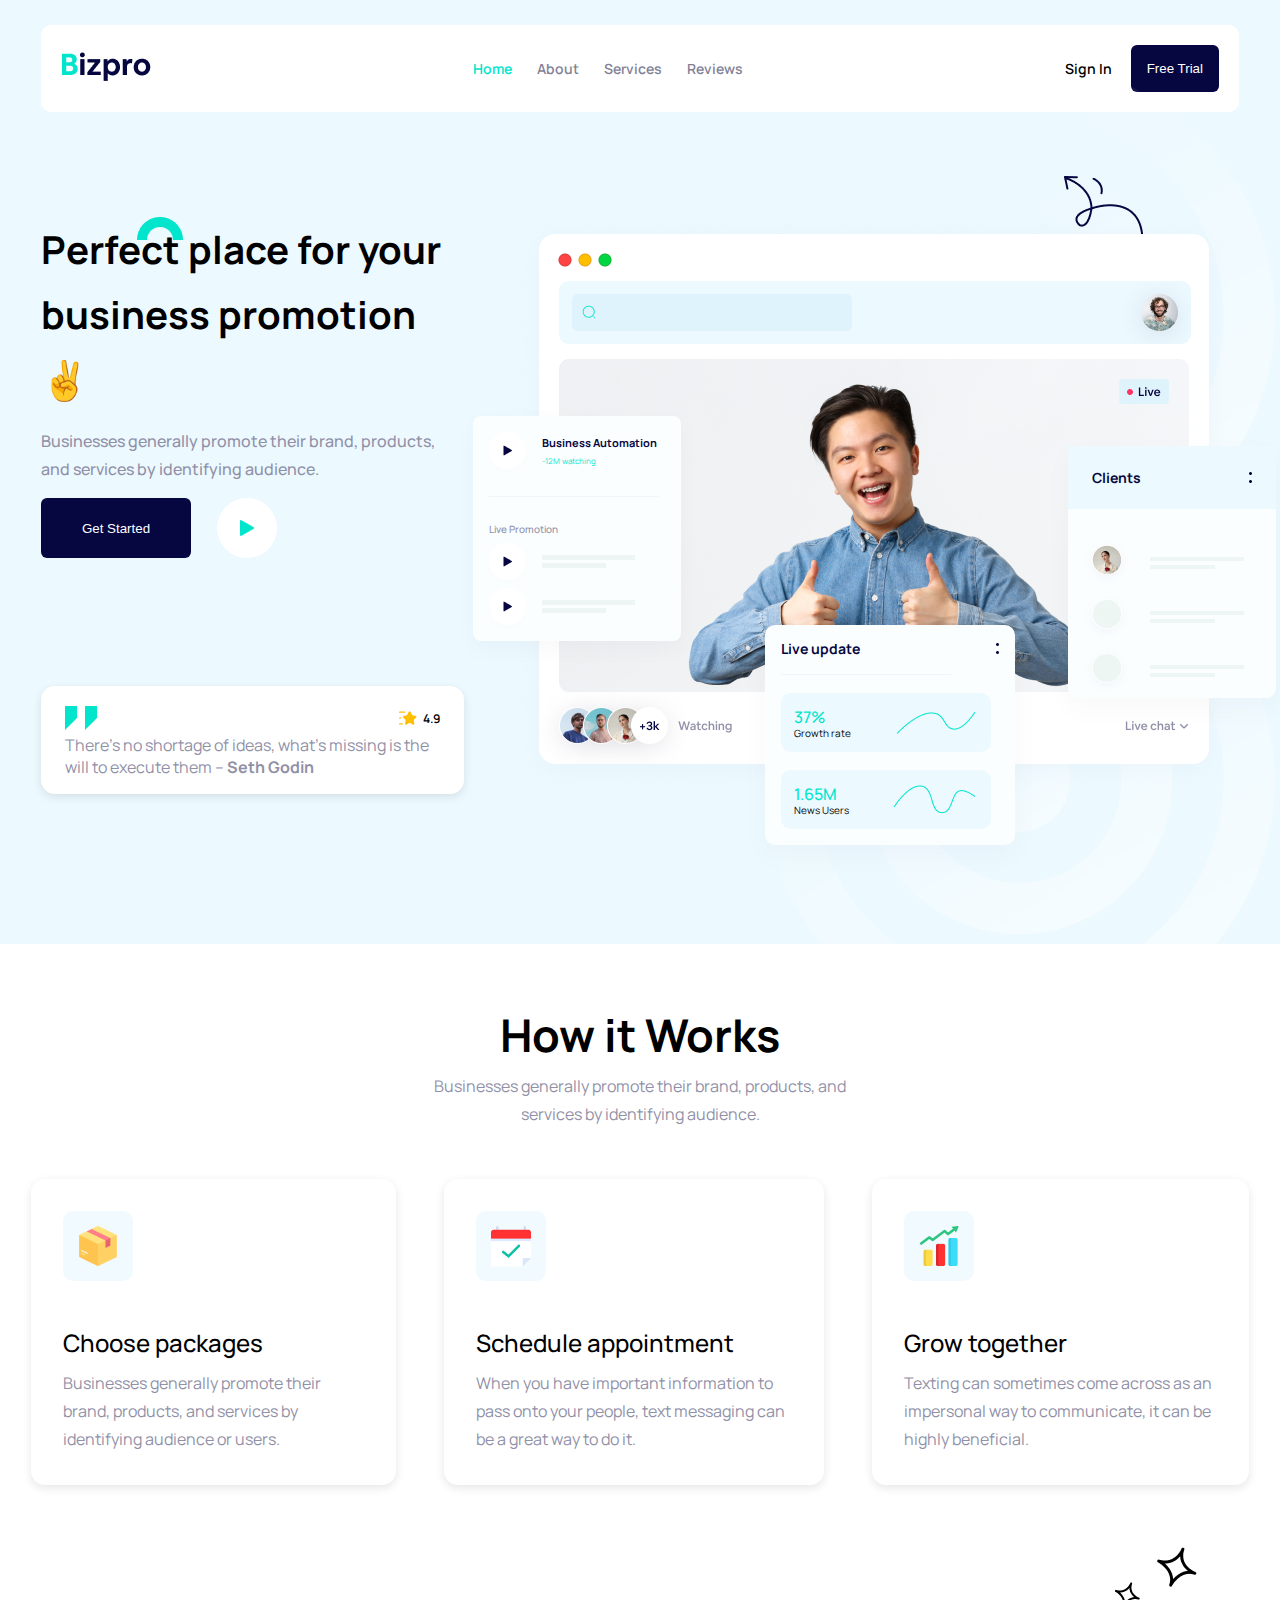
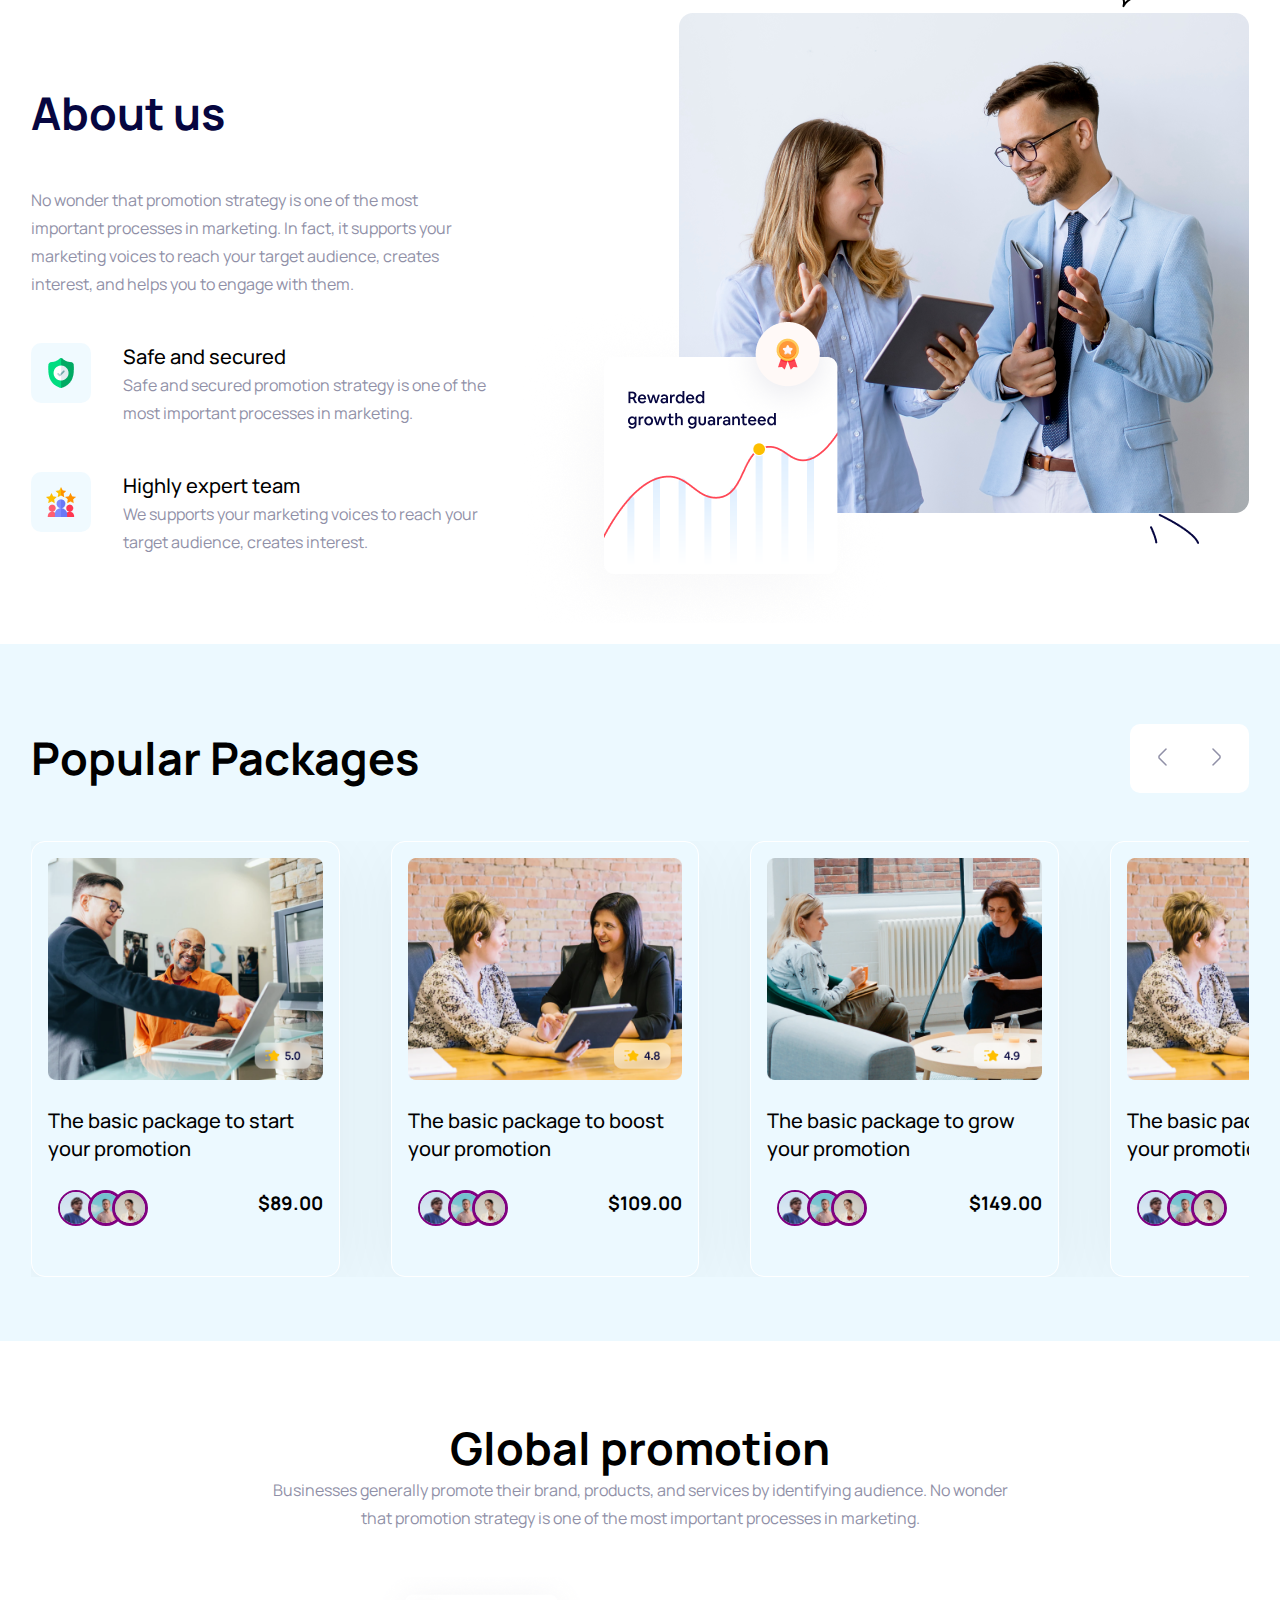
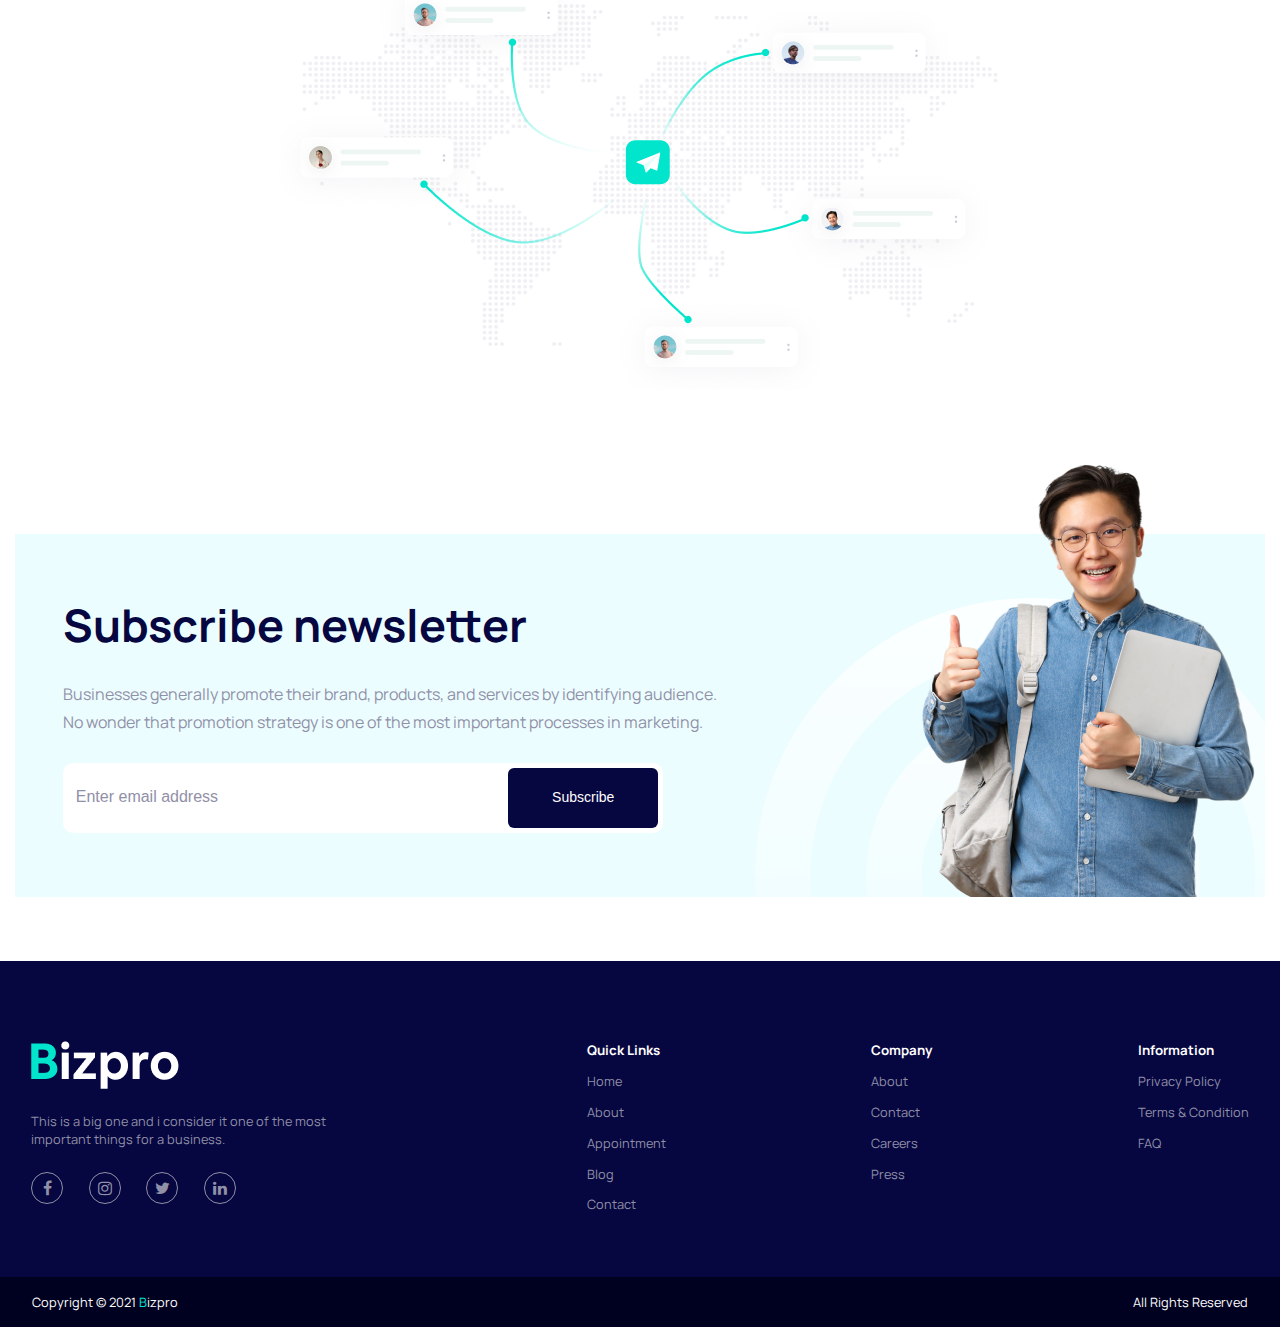
<file: index.html>
<!DOCTYPE html>
<html lang="en">

<head>
    <meta charset="UTF-8">
    <meta name="viewport" content="width=device-width, initial-scale=1.0">
    <title>Bizpro Landing Page</title>
    <link rel="preconnect" href="https://fonts.googleapis.com">
    <link rel="preconnect" href="https://fonts.gstatic.com" crossorigin>
    <link
        href="https://fonts.googleapis.com/css2?family=Manrope:wght@200..800&family=Roboto:ital,wght@0,100;0,300;0,400;0,500;0,700;0,900;1,100;1,300;1,400;1,500;1,700;1,900&display=swap"
        rel="stylesheet">
    <link rel="stylesheet" href="https://cdnjs.cloudflare.com/ajax/libs/font-awesome/4.7.0/css/font-awesome.min.css">
    <link rel="stylesheet" href="style.css">
</head>
<body>

    <div class="section1">
        <img class="group2" src="/images/Group (3).png" alt="">
        <img class="group3" src="/images/Group 33760 (2).png" alt="">
        <img class="group4" src="/images/Group (3).png" alt="">

        <!-- moile -->
        <div class="mobile-header ">
            <i class="fa fa-close close"></i>

            <ul>
                <a href="#main-contents">
                    <li>Home</li>
                </a>
                <a href="#about">
                    <li>About</li>
                </a>
                <a href="#services">
                    <li>Services</li>
                </a>
                <a href="#reviews">
                    <li>Reviews</li>
                </a>
                <a href="" class="sign-in sign-in-curesor">Sign In</a>
                <a href="#"> <button class="free-trial">Free Trial</button></a>
            </ul>

        </div>

        <div class="container">

            <header>
                <a href="#" class="logo"><img src="/images/Bizpro.png" alt="logo"></a>
                <ul>
                    <a href="#main-contents" style="color:#00E5CC;">
                        <li>Home</li>
                    </a>
                    <a href="#about">
                        <li>About</li>
                    </a>
                    <a href="#services">
                        <li>Services</li>
                    </a>
                    <a href="#reviews">
                        <li>Reviews</li>
                    </a>
                </ul>

                <div class="access">
                    <a href="" class="sign-in sign-in-curesor">Sign In</a>
                    <button class="free-trial">Free Trial</button>
                </div>
                <div class="ham"><i class="fa fa-bars "></i></div>

            </header>


            <div class="main-contents" id="main-contents">
                <div class="details">
                    <img class="group5" src="/images/Ellipse 11.png" alt="">
                    <div class="details-text">
                        <h1>Perfect place for your business promotion ✌️</h1>
                        <p>Businesses generally promote their brand, products, and services by identifying audience.</p>
                        <div class="action">
                            <button class="get-started">Get Started </button>
                            <div class="play">
                                <img id="play" src="/images/Polygon 1.png" alt="">
                            </div>
                        </div>
                    </div>
                    <div class="qoutes">
                        <div class="qoute-icon">
                            <img src="/images/straight-quotes 1.png" alt="">
                            <div class="star"><img src="/images/star.png" alt=""><span>4.9</span></div>
                        </div>
                        <p>There’s no shortage of ideas, what’s missing is the
                            will to execute them – <strong>Seth Godin</strong></p>
                    </div>
                </div>
                <div class="image">
                    <img src="/images/hero main component (1).png" alt="">
                    <div class="biz-auto">
                        <div class="play-biz-auto">
                            <div class="black-play">
                                <img src="/images/Polygon 1 (2).png" alt="">
                            </div>
                            <div class="biz-auto-text">
                                <h4>Business Automation</h4>
                                <p>-12M watching</p>
                            </div>
                        </div>
                        <div class="full-line"></div>
                        <div class="fade-play">
                            <span>Live Promotion</span>
                            <div class="fade-play-ch">
                                <div class="black-play">
                                    <img src="/images/Polygon 1 (2).png" alt="">
                                </div>
                                <div class="lines">
                                    <div class="hundred"></div>
                                    <div class="seventy"></div>
                                </div>
                            </div>
                            <div class="fade-play-ch">
                                <div class="black-play">
                                    <img src="/images/Polygon 1 (2).png" alt="">
                                </div>
                                <div class="lines">
                                    <div class="hundred"></div>
                                    <div class="seventy"></div>
                                </div>
                            </div>
                        </div>
                    </div>

                    <div class="live-update">
                        <div class="live-update-text">
                            <div class="live-update-text-one">
                                <span>Live update</span>
                                <div class="circles">
                                    <img src="/images/circle.png" alt="cicles">
                                    <img src="/images/circle.png" alt="cicles">
                                </div>
                            </div>
                            <div class="full-line"></div>
                        </div>
                        <div class="rate">
                            <div class="rate-texts">
                                <span>37%</span>
                                <p>Growth rate</p>
                            </div>
                            <img src="/images/Vector 1.png" alt="">
                        </div>
                        <div class="rate">
                            <div class="rate-texts">
                                <span>1.65M</span>
                                <p>News Users</p>
                            </div>
                            <img src="/images/Vector 2.png" alt="">
                        </div>
                    </div>

                    <div class="clients">
                        <div class="live-update-text-one clients-one">
                            <span>Clients</span>
                            <div class="circles">
                                <img src="/images/circle.png" alt="cicles">
                                <img src="/images/circle.png" alt="cicles">
                            </div>
                        </div>
                        <div class="client-content">
                            <div class="fade-play-ch">
                                <img src="/images/Frame 7 (1).png" alt="">
                                <div class="lines">
                                    <div class="hundred"></div>
                                    <div class="seventy"></div>
                                </div>
                            </div>
                            <div class="fade-play-ch">
                                <img src="/images/Frame 7 (2).png" alt="">
                                <div class="lines">
                                    <div class="hundred"></div>
                                    <div class="seventy"></div>
                                </div>
                            </div>
                            <div class="fade-play-ch">
                                <img src="/images/Frame 7 (2).png" alt="">
                                <div class="lines">
                                    <div class="hundred"></div>
                                    <div class="seventy"></div>
                                </div>
                            </div>
                        </div>
                    </div>
                </div>

            </div>
        </div>
    </div>
    </div>

    <!-- section2 -->
    <div class="section2" id="services">
        <div class="container">
            <div class="section2-content">
                <div class="how">
                    <h1>How it Works</h1>
                    <p>Businesses generally promote their brand, products, and services by identifying audience.</p>
                </div>

                <div class="row">
                    <div class="row-options">
                        <div class="icon"><img src="/images/box.png" alt=""></div>

                        <div class="option-text">
                            <h2>Choose packages</h2>
                            <p>Businesses generally promote their brand, products, and services by identifying audience
                                or
                                users.</p>
                        </div>
                    </div>

                    <div class="row-options">
                        <div class="icon"><img src="/images/calendar.png" alt=""></div>

                        <div class="option-text">
                            <h2>Schedule appointment</h2>
                            <p>When you have important information to pass onto your people, text messaging can be a
                                great
                                way
                                to do it.</p>
                        </div>
                    </div>
                    <div class="row-options">
                        <div class="icon"><img src="/images/statistics.png" alt=""></div>

                        <div class="option-text">
                            <h2>Grow together</h2>
                            <p>Texting can sometimes come across as an impersonal way to communicate, it can be highly
                                beneficial.</p>
                        </div>
                    </div>
                </div>
            </div>
        </div>
    </div>
    <!-- section 3 -->
    <div class="section3" id="about">
        <img src="/images/Group 33761.png" alt="" class="group6">
        <img src="/images/Group 33762.png" alt="" class="group7">
        <div class="container">
            <div class="about-us">
                <div class="aboutus-text">
                    <h1>About us</h1>
                    <p>No wonder that promotion strategy is one of the most important processes in marketing. In fact,
                        it
                        supports your marketing voices to reach your target audience, creates interest, and helps you to
                        engage with them.
                    </p>
                    <div class="info">
                        <div class="info-icon">
                            <img src="/images/shield 1.png" alt="">
                        </div>
                        <div class="info-texts">
                            <h2>Safe and secured</h2>
                            <p>Safe and secured promotion strategy is one of the most important processes in
                                marketing.
                            </p>
                        </div>
                    </div>
                    <div class="info">
                        <div class="info-icon">
                            <img src="/images/rating 1.png" alt="">
                        </div>
                        <div class="info-texts">
                            <h2>Highly expert team</h2>
                            <p>We supports your marketing voices to reach your target audience, creates interest.
                            </p>
                        </div>
                    </div>
                </div>
                <div class="image">
                    <img src="/images/Group 25 (1).png" alt="">
                </div>
            </div>

        </div>
    </div>

    <!-- section4 -->

    <div class="section4" id="reviews">
        <div class="container">
            <div class="popular-packages">
                <div class="popular-packages-texts">
                    <h1>Popular Packages</h1>
                    <div class="arrow-btn">
                        <button id="left"><img src="/images/arrow-left.png" alt="arrow-left"></button>
                        <button id="right"><img src="/images/arrow-left.png" alt="arrow-left"></button>
                    </div>
                </div>
                <div class="wrapper">
                    <div class="carousel">
                        <div class="card">
                            <img src="/images/Frame 16 (1).png" alt="" draggable="false">
                            <h2>The basic package to start your promotion</h2>
                            <div class="users">
                                <div class="image-container con">
                                    <div class="image-wrapper">
                                        <img src="/images/image 51.png" alt="Image 1">
                                    </div>
                                    <div class="image-wrapper">
                                        <img src="/images/image 52.png" alt="Image 2">
                                    </div>
                                    <div class="image-wrapper">
                                        <img src="/images/image 53.png" alt="Image 3">
                                    </div>
                                    <!-- <p>200K+ Users</p> -->
                                </div>
                                <h3>$89.00</h3>
                            </div>
                        </div>

                        <div class="card">
                            <img src="/images/Frame 16 (2).png" alt="" draggable="false">
                            <h2>The basic package to boost your promotion</h2>
                            <div class="users">
                                <div class="image-container con">
                                    <div class="image-wrapper">
                                        <img src="/images/image 51.png" alt="Image 1">
                                    </div>
                                    <div class="image-wrapper">
                                        <img src="/images/image 52.png" alt="Image 2">
                                    </div>
                                    <div class="image-wrapper">
                                        <img src="/images/image 53.png" alt="Image 3">
                                    </div>
                                    <!-- <p>109K+ Users</p> -->
                                </div>
                                <h3>$109.00</h3>
                            </div>
                        </div>
                        <div class="card">
                            <img src="/images/Frame 16.png" alt="" draggable="false">
                            <h2>The basic package to grow your promotion</h2>
                            <div class="users">
                                <div class="image-container con">
                                    <div class="image-wrapper">
                                        <img src="/images/image 51.png" alt="Image 1">
                                    </div>
                                    <div class="image-wrapper">
                                        <img src="/images/image 52.png" alt="Image 2">
                                    </div>
                                    <div class="image-wrapper">
                                        <img src="/images/image 53.png" alt="Image 3">
                                    </div>
                                    <!-- <p>99K+ Users</p> -->
                                </div>
                                <h3>$149.00</h3>
                            </div>
                        </div>

                        <div class="card">
                            <img src="/images/Frame 16 (2).png" alt="">
                            <h2>The basic package to start your promotion</h2>
                            <div class="users">
                                <div class="image-container con">
                                    <div class="image-wrapper">
                                        <img src="/images/image 51.png" alt="Image 1">
                                    </div>
                                    <div class="image-wrapper">
                                        <img src="/images/image 52.png" alt="Image 2">
                                    </div>
                                    <div class="image-wrapper">
                                        <img src="/images/image 53.png" alt="Image 3">
                                    </div>
                                    <!-- <p>200k+ Users</p> -->
                                </div>
                                <h3>$89.00</h3>
                            </div>
                        </div>

                        <div class="card">
                            <img src="/images/Frame 16 (2).png" alt="" draggable="false">
                            <h2>The basic package to start your promotion</h2>
                            <div class="users">
                                <div class="image-container con">
                                    <div class="image-wrapper">
                                        <img src="/images/image 51.png" alt="Image 1">
                                    </div>
                                    <div class="image-wrapper">
                                        <img src="/images/image 52.png" alt="Image 2">
                                    </div>
                                    <div class="image-wrapper">
                                        <img src="/images/image 53.png" alt="Image 3">
                                    </div>
                                    <!-- <p>200k+ Users</p> -->
                                </div>
                                <h3>$89.00</h3>
                            </div>
                        </div>

                        <div class="card">
                            <img src="/images/Frame 16 (1).png" alt="" draggable="false">
                            <h2>The basic package to start your promotion</h2>
                            <div class="users">
                                <div class="image-container con">
                                    <div class="image-wrapper">
                                        <img src="/images/image 51.png" alt="Image 1">
                                    </div>
                                    <div class="image-wrapper">
                                        <img src="/images/image 52.png" alt="Image 2">
                                    </div>
                                    <div class="image-wrapper">
                                        <img src="/images/image 53.png" alt="Image 3">
                                    </div>
                                    <!-- <p>200k+ Users</p> -->
                                </div>
                                <h3>$89.00</h3>
                            </div>
                        </div>

                    </div>
                </div>

            </div>
        </div>
    </div>

    <!-- section5 -->
    <div class="section5">
        <div class="container">
            <div class="promotion">
                <div class="promotion-text">
                    <h1>Global promotion</h1>
                    <p>Businesses generally promote their brand, products, and services by identifying audience. No
                        wonder that promotion strategy is one of the most important processes in marketing.</p>
                </div>
                <img src="/images/Screenshot 2024-03-05 112658.png" alt="">
            </div>
        </div>
    </div>

    <!-- cta -->

    <div class="cta">
        <div class="container-cta">
            <img class="group9" src="/images/university.png" alt="">
            <img class="group8" src="/images/Group (5).png" alt="">
            <div class="subscribe">
                <h1>Subscribe newsletter</h1>
                <p>Businesses generally promote their brand, products, and services by identifying audience. No wonder
                    that promotion strategy is one of the most important processes in marketing.</p>
            </div>
            <div class="email">
                <input type="email" placeholder="Enter email address">
                <button class="get-started subscribe-btn">Subscribe</button>
            </div>
        </div>
    </div>

    <!-- last-section -->
    <div class="last-section">
        <div class="container">
            <div class="last-section-contents">
                <div class="first">
                    <img src="/images/Bizpro (1).png" alt="">
                    <p>This is a big one and i consider it one of the most important things for a business.</p>
                    <div class="socials">
                        <div class="icon-container"><i class="fa fa-facebook"></i></div>
                        <div class="icon-container"><i class="fa fa-instagram"></i></div>
                        <div class="icon-container"><i class="fa fa-twitter"></i></div>
                        <div class="icon-container"><i class="fa fa-linkedin"></i></div>

                    </div>
                </div>
                <div class="others">
                    <h5>Quick Links</h5>
                    <ul>
                        <a href="#">
                            <li>Home</li>
                        </a>
                        <a href="#">
                            <li>About</li>
                        </a>
                        <a href="#">
                            <li>Appointment</li>
                        </a>
                        <a href="#">
                            <li>Blog</li>
                        </a>
                        <a href="#">
                            <li>Contact</li>
                        </a>
                    </ul>
                </div>
                <div class="others">
                    <h5>Company</h5>
                    <ul>
                        <a href="#">
                            <li>About</li>
                        </a>
                        <a href="#">
                            <li>Contact</li>
                        </a>
                        <a href="#">
                            <li>Careers</li>
                        </a>
                        <a href="#">
                            <li>Press</li>
                        </a>
                    </ul>
                </div>
                <div class="others">
                    <h5>Information</h5>
                    <ul>
                        <a href="#">
                            <li>Privacy Policy</li>
                        </a>
                        <a href="#">
                            <li>Terms & Condition</li>
                        </a>
                        <a href="#">
                            <li>FAQ</li>
                        </a>
                    </ul>
                </div>
            </div>
        </div>
    </div>
    <!-- footer -->
    <footer>
        <div class="container">
            <div class="footer">
                <p>Copyright © 2021 <span>B</span>izpro</p>
                <p>All Rights Reserved</p>
            </div>
        </div>
    </footer>
    <script src="script.js"></script>
</body>

</html>
</file>
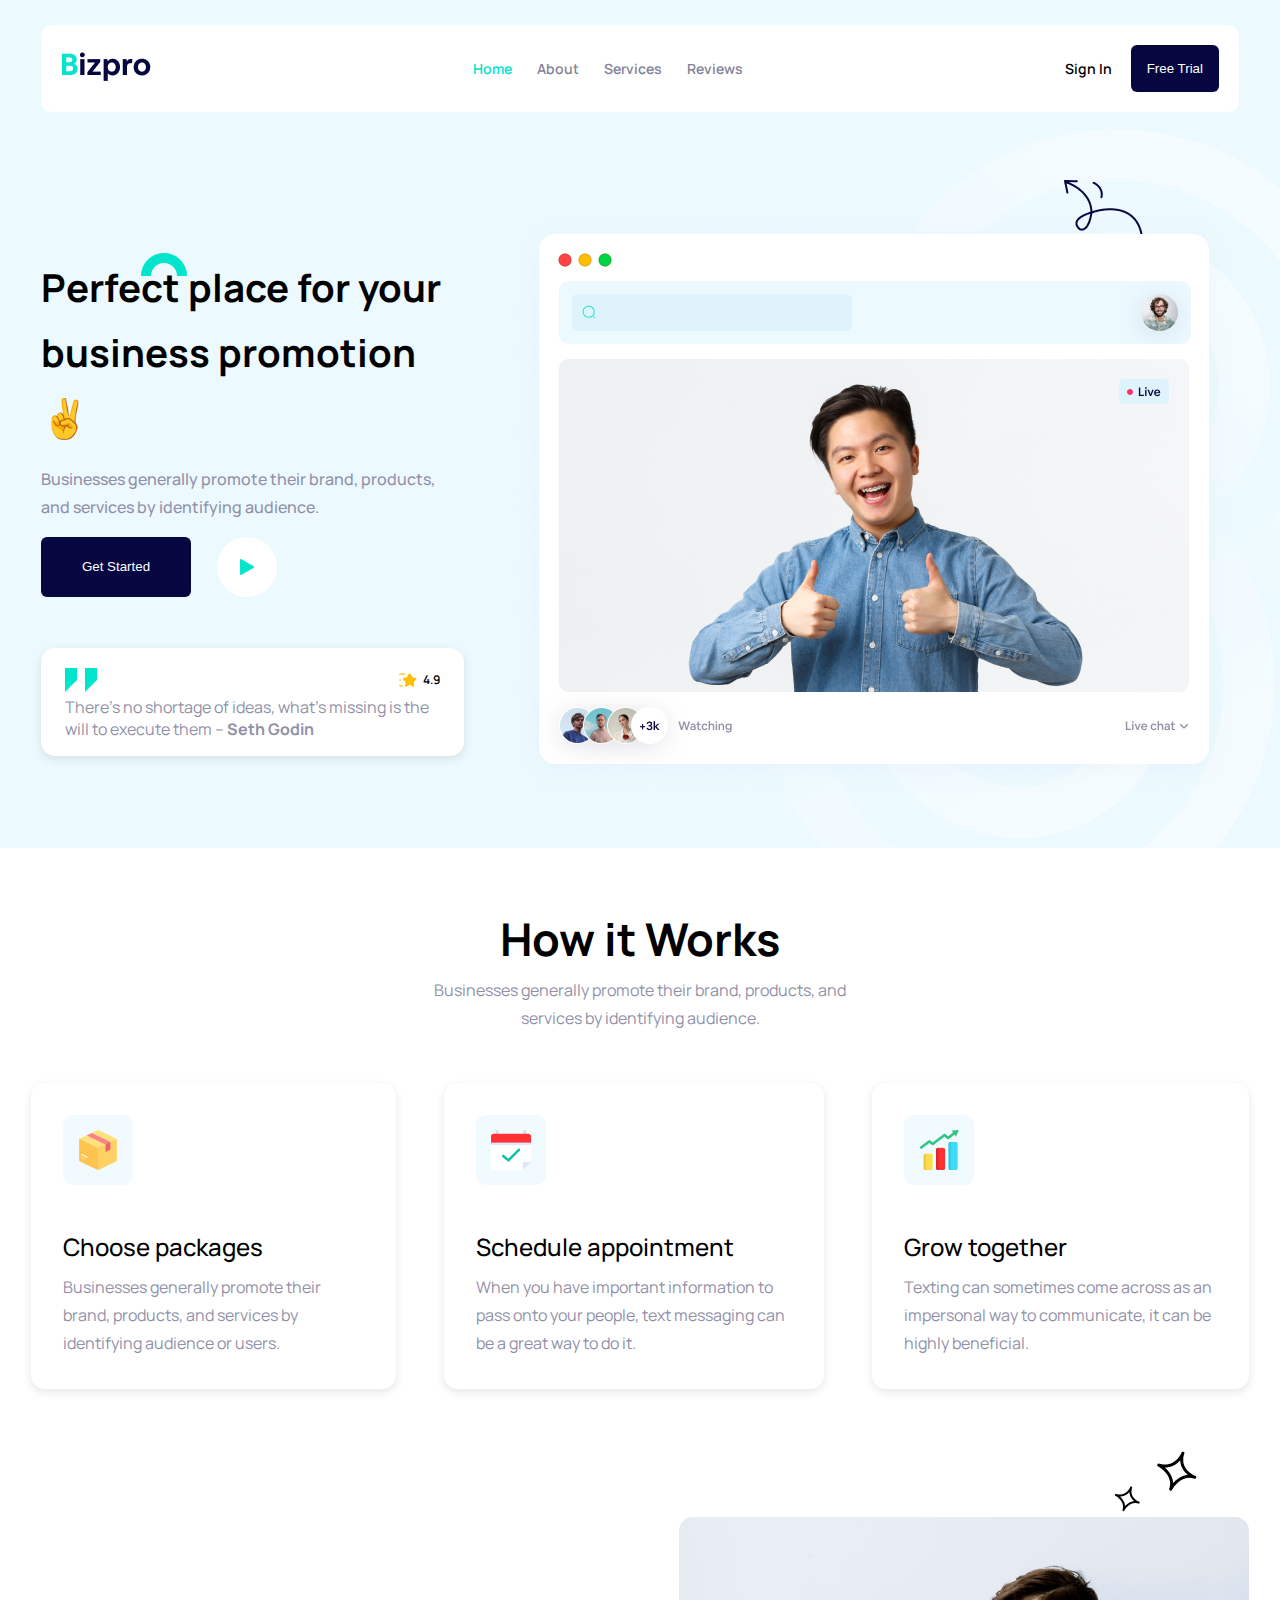
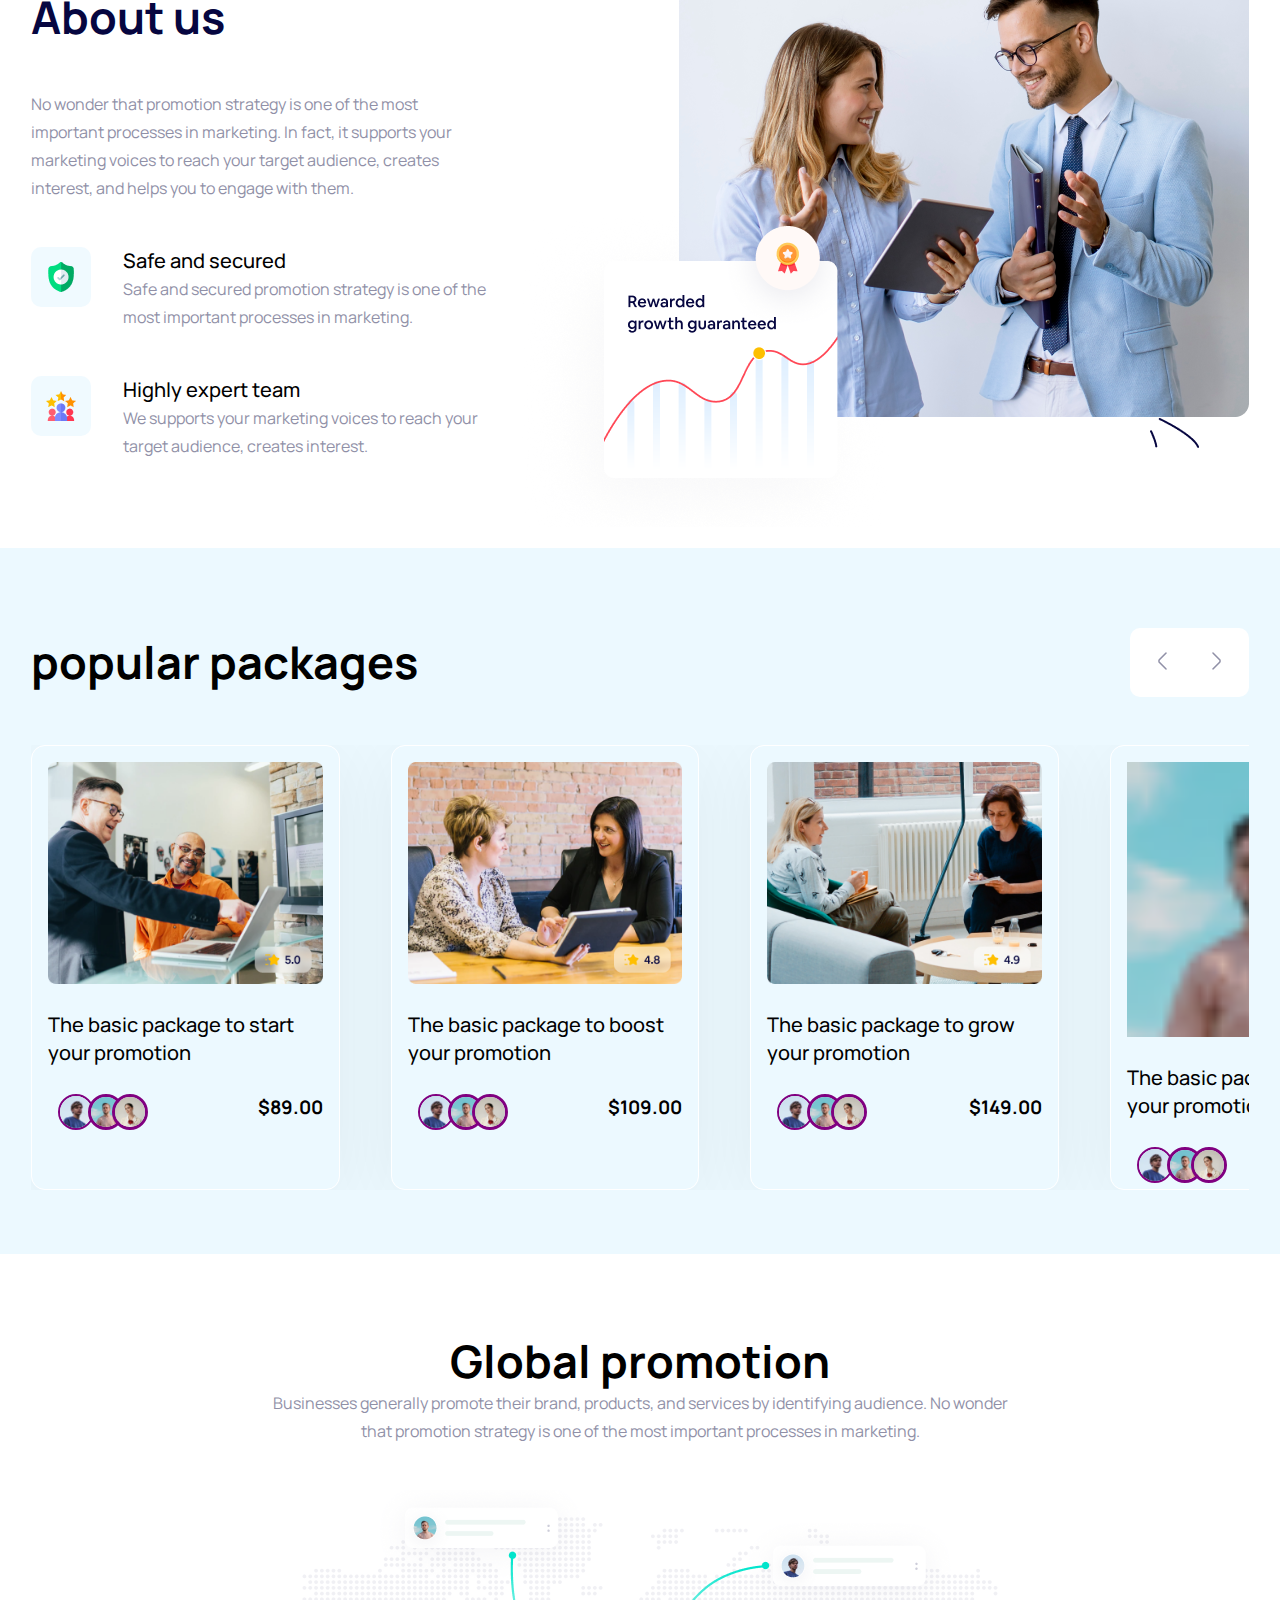
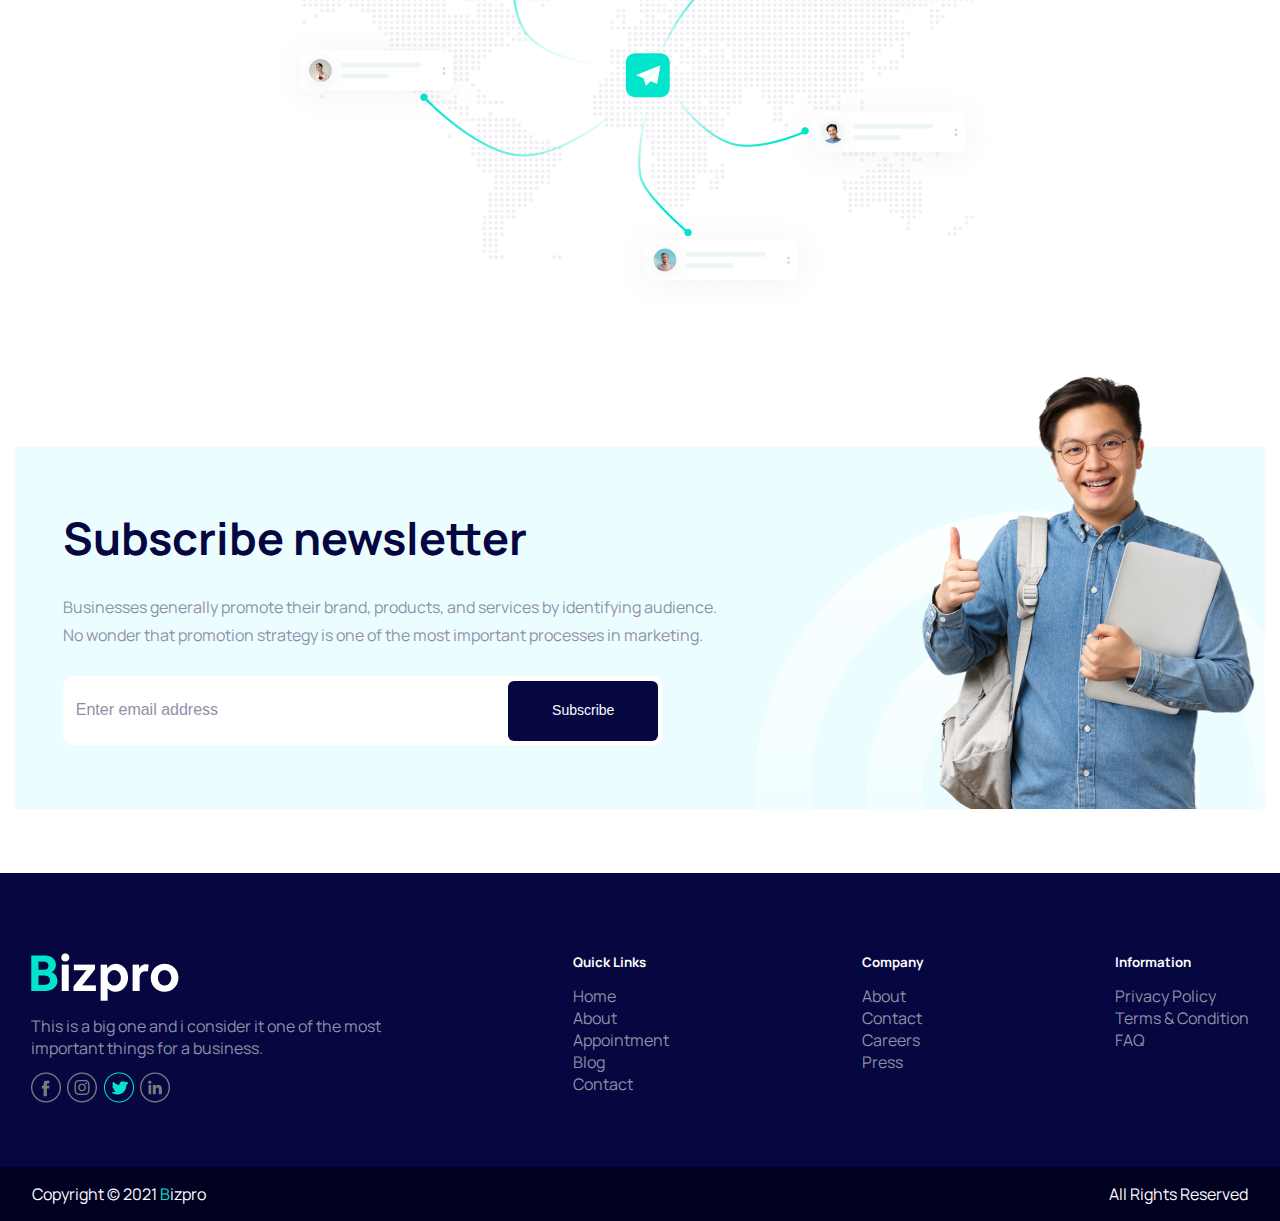
<file: BizproLandingPage/index.html>
<!DOCTYPE html>
<html lang="en">

<head>
    <meta charset="UTF-8">
    <meta name="viewport" content="width=device-width, initial-scale=1.0">
    <title>Bizpro Landing Page</title>
    <link rel="preconnect" href="https://fonts.googleapis.com">
    <link rel="preconnect" href="https://fonts.gstatic.com" crossorigin>
    <link
        href="https://fonts.googleapis.com/css2?family=Manrope:wght@200..800&family=Roboto:ital,wght@0,100;0,300;0,400;0,500;0,700;0,900;1,100;1,300;1,400;1,500;1,700;1,900&display=swap"
        rel="stylesheet">
    <link rel="stylesheet" href="style.css">
</head>

<body>
    <div class="section1">
        <img class="group2" src="/images/Group (4).png" alt="">
        <img class="group3" src="/images/Group 33760 (2).png" alt="">
        <img class="group4" src="/images/Group (3).png" alt="">

        <div class="container">
            <header>
                <a href="#"><img src="/images/Bizpro.png" alt="logo"></a>
                <ul>
                    <a href="#" style="color:#00E5CC;">
                        <li>Home</li>
                    </a>
                    <a href="#">
                        <li>About</li>
                    </a>
                    <a href="#">
                        <li>Services</li>
                    </a>
                    <a href="#">
                        <li>Reviews</li>
                    </a>
                </ul>
                <div class="access">
                    <a href="" class="sign-in">Sign In</a>
                    <button class="free-trial">Free Trial</button>
                </div>
            </header>

            <div class="main-contents">
                <div class="details">
                    <img class="group5" src="/images/Ellipse 11.png" alt="">
                    <div class="details-text">
                        <h1>Perfect place for your business promotion ✌️</h1>
                        <p>Businesses generally promote their brand, products, and services by identifying audience.</p>
                        <div class="action">
                            <button class="get-started">Get Started </button>
                            <div class="play">
                                <img src="/images/Polygon 1.png" alt="">
                            </div>
                        </div>
                    </div>
                    <div class="qoutes">
                        <div class="qoute-icon">
                            <img src="/images/straight-quotes 1.png" alt="">
                            <div class="star"><img src="/images/star.png" alt=""><span>4.9</span></div>
                        </div>
                        <p>There’s no shortage of ideas, what’s missing is the
                            will to execute them – <strong>Seth Godin</strong></p>
                    </div>
                </div>
                <div class="image">
                    <img src="/images/hero main component (1).png" alt="">
                </div>
            </div>
        </div>
    </div>

    <!-- section2 -->
    <div class="section2">
        <div class="container">
            <div class="section2-content">
                <div class="how">
                    <h1>How it Works</h1>
                    <p>Businesses generally promote their brand, products, and services by identifying audience.</p>
                </div>

                <div class="row">
                    <div class="row-options">
                        <div class="icon"><img src="/images/box.png" alt=""></div>

                        <div class="option-text">
                            <h2>Choose packages</h2>
                            <p>Businesses generally promote their brand, products, and services by identifying audience
                                or
                                users.</p>
                        </div>
                    </div>

                    <div class="row-options">
                        <div class="icon"><img src="/images/calendar.png" alt=""></div>

                        <div class="option-text">
                            <h2>Schedule appointment</h2>
                            <p>When you have important information to pass onto your people, text messaging can be a
                                great
                                way
                                to do it.</p>
                        </div>
                    </div>
                    <div class="row-options">
                        <div class="icon"><img src="/images/statistics.png" alt=""></div>

                        <div class="option-text">
                            <h2>Grow together</h2>
                            <p>Texting can sometimes come across as an impersonal way to communicate, it can be highly
                                beneficial.</p>
                        </div>
                    </div>
                </div>
            </div>
        </div>
    </div>
    <!-- section 3 -->
    <div class="section3">
        <img src="/images/Group 33761.png" alt="" class="group6">
        <img src="/images/Group 33762.png" alt="" class="group7">
        <div class="container">
            <div class="about-us">
                <div class="aboutus-text">
                    <h1>About us</h1>
                    <p>No wonder that promotion strategy is one of the most important processes in marketing. In fact,
                        it
                        supports your marketing voices to reach your target audience, creates interest, and helps you to
                        engage with them.
                    </p>
                    <div class="info">
                        <div class="info-icon">
                            <img src="/images/shield 1.png" alt="">
                        </div>
                        <div class="info-texts">
                            <h2>Safe and secured</h2>
                            <p>Safe and secured promotion strategy is one of the most important processes in
                                marketing.
                            </p>
                        </div>
                    </div>
                    <div class="info">
                        <div class="info-icon">
                            <img src="/images/rating 1.png" alt="">
                        </div>
                        <div class="info-texts">
                            <h2>Highly expert team</h2>
                            <p>We supports your marketing voices to reach your target audience, creates interest.
                            </p>
                        </div>
                    </div>
                </div>
                <div class="image">
                    <img src="/images/Group 25 (1).png" alt="">
                </div>
            </div>

        </div>
    </div>

    <!-- section4 -->

    <div class="section4">
        <div class="container">
            <div class="popular-packages">
                <div class="popular-packages-texts">
                    <h1>popular packages</h1>
                    <div class="arrow-btn">
                        <button id="left"><img src="/images/arrow-left.png" alt="arrow-left"></button>
                        <button id="right"><img src="/images/arrow-left.png" alt="arrow-left"></button>
                    </div>
                </div>
                <div class="wrapper">
                    <div class="carousel">
                        <div class="card">
                            <img src="/images/Frame 16 (1).png" alt="" draggable="false">
                            <h2>The basic package to start your promotion</h2>
                            <div class="users">
                                <div class="image-container con">
                                    <div class="image-wrapper">
                                        <img src="/images/image 51.png" alt="Image 1">
                                    </div>
                                    <div class="image-wrapper">
                                        <img src="/images/image 52.png" alt="Image 2">
                                    </div>
                                    <div class="image-wrapper">
                                        <img src="/images/image 53.png" alt="Image 3">
                                    </div>
                                    <!-- <p>200K+ Users</p> -->
                                </div>
                                <h3>$89.00</h3>
                            </div>
                        </div>

                        <div class="card">
                            <img src="/images/Frame 16 (2).png" alt="" draggable="false">
                            <h2>The basic package to boost your promotion</h2>
                            <div class="users">
                                <div class="image-container con">
                                    <div class="image-wrapper">
                                        <img src="/images/image 51.png" alt="Image 1">
                                    </div>
                                    <div class="image-wrapper">
                                        <img src="/images/image 52.png" alt="Image 2">
                                    </div>
                                    <div class="image-wrapper">
                                        <img src="/images/image 53.png" alt="Image 3">
                                    </div>
                                    <!-- <p>109K+ Users</p> -->
                                </div>
                                <h3>$109.00</h3>
                            </div>
                        </div>
                        <div class="card">
                            <img src="/images/Frame 16.png" alt="" draggable="false">
                            <h2>The basic package to grow your promotion</h2>
                            <div class="users">
                                <div class="image-container con">
                                    <div class="image-wrapper">
                                        <img src="/images/image 51.png" alt="Image 1">
                                    </div>
                                    <div class="image-wrapper">
                                        <img src="/images/image 52.png" alt="Image 2">
                                    </div>
                                    <div class="image-wrapper">
                                        <img src="/images/image 53.png" alt="Image 3">
                                    </div>
                                    <!-- <p>99K+ Users</p> -->
                                </div>
                                <h3>$149.00</h3>
                            </div>
                        </div>

                        <div class="card">
                            <img src="/images/image 52.png" alt="">
                            <h2>The basic package to start your promotion</h2>
                            <div class="users">
                                <div class="image-container con">
                                    <div class="image-wrapper">
                                        <img src="/images/image 51.png" alt="Image 1">
                                    </div>
                                    <div class="image-wrapper">
                                        <img src="/images/image 52.png" alt="Image 2">
                                    </div>
                                    <div class="image-wrapper">
                                        <img src="/images/image 53.png" alt="Image 3">
                                    </div>
                                    <!-- <p>200k+ Users</p> -->
                                </div>
                                <h3>$89.00</h3>
                            </div>
                        </div>

                        <div class="card">
                            <img src="/images/Frame 16 (2).png" alt="" draggable="false">
                            <h2>The basic package to start your promotion</h2>
                            <div class="users">
                                <div class="image-container con">
                                    <div class="image-wrapper">
                                        <img src="/images/image 51.png" alt="Image 1">
                                    </div>
                                    <div class="image-wrapper">
                                        <img src="/images/image 52.png" alt="Image 2">
                                    </div>
                                    <div class="image-wrapper">
                                        <img src="/images/image 53.png" alt="Image 3">
                                    </div>
                                    <!-- <p>200k+ Users</p> -->
                                </div>
                                <h3>$89.00</h3>
                            </div>
                        </div>

                        <div class="card">
                            <img src="/images/Frame 16 (1).png" alt="" draggable="false">
                            <h2>The basic package to start your promotion</h2>
                            <div class="users">
                                <div class="image-container con">
                                    <div class="image-wrapper">
                                        <img src="/images/image 51.png" alt="Image 1">
                                    </div>
                                    <div class="image-wrapper">
                                        <img src="/images/image 52.png" alt="Image 2">
                                    </div>
                                    <div class="image-wrapper">
                                        <img src="/images/image 53.png" alt="Image 3">
                                    </div>
                                    <!-- <p>200k+ Users</p> -->
                                </div>
                                <h3>$89.00</h3>
                            </div>
                        </div>

                    </div>
                </div>

            </div>
        </div>
    </div>

    <!-- section5 -->
    <div class="section5">
        <div class="container">
            <div class="promotion">
                <div class="promotion-text">
                    <h1>Global promotion</h1>
                    <p>Businesses generally promote their brand, products, and services by identifying audience. No
                        wonder that promotion strategy is one of the most important processes in marketing.</p>
                </div>
                <img src="/images/Screenshot 2024-03-05 112658.png" alt="">
            </div>
        </div>
    </div>

    <!-- cta -->

    <div class="cta">
        <div class="container-cta">
            <img class="group9" src="/images/university.png" alt="">
            <img class="group8" src="/images/Group (5).png" alt="">
            <div class="subscribe">
                <h1>Subscribe newsletter</h1>
                <p>Businesses generally promote their brand, products, and services by identifying audience. No wonder
                    that promotion strategy is one of the most important processes in marketing.</p>
            </div>
            <div class="email">
                <input type="email" placeholder="Enter email address">
                <button class="get-started subscribe-btn">Subscribe</button>
            </div>
        </div>
    </div>

    <!-- last-section -->
    <div class="last-section">
        <div class="container">
            <div class="last-section-contents">
                <div class="first">
                    <img src="/images/Bizpro (1).png" alt="">
                    <p>This is a big one and i consider it one of the most important things for a business.</p>
                    <div class="socials">
                        <img src="/images/Facebook.png" alt="">
                        <img src="/images/Instagram.png" alt="">
                        <img src="/images/Twitter.png" alt="">
                        <img src="/images/LinkedIn.png" alt="">
                    </div>
                </div>
                <div class="others">
                    <h5>Quick Links</h5>
                    <ul>
                        <a href="#">
                            <li>Home</li>
                        </a>
                        <a href="#">
                            <li>About</li>
                        </a>
                        <a href="#">
                            <li>Appointment</li>
                        </a>
                        <a href="#">
                            <li>Blog</li>
                        </a>
                        <a href="#">
                            <li>Contact</li>
                        </a>
                    </ul>
                </div>
                <div class="others">
                    <h5>Company</h5>
                    <ul>
                        <a href="#">
                            <li>About</li>
                        </a>
                        <a href="#">
                            <li>Contact</li>
                        </a>
                        <a href="#">
                            <li>Careers</li>
                        </a>
                        <a href="#">
                            <li>Press</li>
                        </a>
                    </ul>
                </div>
                <div class="others">
                    <h5>Information</h5>
                    <ul>
                        <a href="#">
                            <li>Privacy Policy</li>
                        </a>
                        <a href="#">
                            <li>Terms & Condition</li>
                        </a>
                        <a href="#">
                            <li>FAQ</li>
                        </a>
                    </ul>
                </div>
            </div>
        </div>
    </div>
    <!-- footer -->
    <footer>
        <div class="container">
            <div class="footer">
                <p>Copyright © 2021 <span>B</span>izpro</p>
                <p>All Rights Reserved</p>
            </div>
        </div>
    </footer>
    <script src="script.js"></script>
</body>

</html>
</file>
<file: style.css>
* {
  box-sizing: border-box;
  margin: 0;
  padding: 0;
}

body {
  font-family: "Manrope", sans-serif;
}

img {
  max-width: 100%;
}

@keyframes slideIn {
  from {
    right: -500px;
  }
  to {
    right: 0;
  }
}

@keyframes slideout {
  from {
    right: 0;
  }
  to {
    right: -500px;
  }
}

.section1 {
  position: relative;
  background: #ecf9ff;
  padding: 25px 25px 45px 25px;
  /* z-index: -2; */
}

.mobile-header {
  position: absolute;
  top: 0;
  right: 0;
  background-color: #d3ebf6;
  width: 50vw;
  min-height: 100vh;
  z-index: 10000;
  display: none;
  flex-direction: column;
  align-items: flex-end;
  gap: 10vh;
  padding-top: 5vw;
  z-index: 1000;
}

.fa-close {
  font-size: 24px;
  color: #9090a7;
  z-index: 10000;
}

.ham {
  display: none;
}

.mobile-header ul {
  display: flex;
  flex-direction: column;
  gap: 9vh;
  padding-left: 2vw;
  align-self: flex-start;
}
.container {
  max-width: 1250px;
  margin: 0 auto;
  padding: 0 1rem;
}

.group2 {
  position: absolute;
  right: 0;
  /* z-index:-1000 ; */
}

.group3 {
  position: absolute;
  right: 5rem;
  top: 11rem;
}

.group4 {
  position: absolute;
  bottom: 0;
  right: 0;
}

header {
  background-color: #fff;
  display: flex;
  align-items: center;
  flex-grow: 1;
  border-radius: 10px;
  padding: 20px;
  justify-content: space-between;
}

header ul {
  display: flex;
  gap: 25px;
}
header ul li,
.mobile-header ul li {
  list-style-type: none;
}
header ul a,
.mobile-header ul a {
  text-decoration: none;
  color: #828297;
  font-size: 14px;
  font-weight: 600;
}

header ul a:hover,
.mobile-header ul a:hover {
  color: #00e5cc;
  transition: 0.5s;
}

header .logo:hover {
  transform: scale(1.2);
  transition: 1s ease;
}

.access {
  display: flex;
  align-items: center;
  gap: 1.5vw;
}

.sign-in {
  cursor: pointer;
  text-decoration: none;
  font-weight: 600;
  color: #000;
  font-size: 14px;
}

.free-trial {
  padding: 1rem;
  border: none;
  background-color: #060640;
  color: #fff;
  border-radius: 6px;
  cursor: pointer;
}

.main-contents {
  display: flex;
  align-items: center;
  justify-content: space-between;
  padding: 6rem 0;
}

.details {
  position: relative;
  max-width: 423px;
  display: flex;
  flex-direction: column;
  gap: 10vw;
}

.group5 {
  position: absolute;
  top: 0.01rem;
  left: 6rem;
}

.details-text {
  display: flex;
  flex-direction: column;
  gap: 1.2vw;
  text-align: left;
}

.details-text h1 {
  font-size: 3vw;
  font-weight: 700;
  line-height: 65px;
}

.details-text p {
  font-size: 16px;
  font-weight: 500;
  line-height: 28px;
  color: #9090a7;
}

.get-started {
  width: 150px;
  height: 60px;
  border: none;
  background-color: #060640;
  color: #fff;
  border-radius: 6px;
}

.action {
  display: flex;
  gap: 2vw;
}

.play {
  width: 60px;
  height: 60px;
  border-radius: 60px;
  display: grid;
  place-content: center;
  background-color: #fff;
}

.qoutes {
  background-color: #fff;
  color: #9090a7;
  border-radius: 14px;
  padding: 1rem 1.5rem;
  box-shadow: 0 3px 10px rgb(0 0 0 / 0.1);
}

.qoute-icon {
  display: flex;
  justify-content: space-between;
  align-items: center;
}

.qoute-icon span {
  font-weight: 600;
  font-size: 12px;
  color: #000;
}
.star {
  display: flex;
  align-items: center;
  gap: 0.4vw;
}

.image {
  position: relative;
  max-width: 100%;
}
.image img {
  z-index: 10000;
}

.position-container {
}

.biz-auto {
  width: 13rem;
  max-width: 100%;
  border-radius: 8px;
  background: #fbfeff;
  box-shadow: 0px 8px 24px 0px #06064008;
  padding: 1rem;
  display: flex;
  flex-direction: column;
  gap: 3vh;
  position: absolute;
  top: 35%;
  left: -5%;
}

.play-biz-auto {
  display: flex;
  gap: 1rem;
}
.full-line {
  width: 170.46px;
  min-height: 0.81px;
  opacity: 0.04;
  background: #060640;
}

.biz-auto-text {
  display: flex;
  flex-direction: column;
  gap: 0.5rem;
  justify-content: center;
}

.biz-auto-text h4 {
  font-size: 11px;
  font-weight: 700;
  line-height: 12px;
  color: #060640;
}

.biz-auto-text p {
  font-size: 8px;
  font-weight: 400;
  line-height: 8px;
  color: #00e5cc;
}

.fade-play {
  display: flex;
  flex-direction: column;
  color: #9090a7;
  gap: 0.5rem;
}

.fade-play span {
  font-size: 10px;
  font-weight: 500;
  line-height: 11px;
}

.fade-play-ch {
  display: flex;
  gap: 1rem;
}
.lines {
  display: flex;
  flex-direction: column;
  gap: 0.2rem;
  justify-content: center;
}

.lines .hundred {
  width: 93.35px;
  min-height: 4.87px;
  border-radius: 6;
  background: #edf6f3;
}

.lines .seventy {
  width: 64.94px;
  height: 4.87px;
  border-radius: 6;
  background: #edf6f3;
}
.black-play {
  width: 37px;
  height: 37px;
  border-radius: 37px;
  display: grid;
  place-content: center;
  background-color: #fff;
  box-shadow: 0px 3px 10px 0px #06064003;
}

.live-update {
  position: absolute;
  bottom: -7%;
  left: 35%;
  width: 250px;
  max-width: 100%;
  padding: 1rem;
  border-radius: 10px;
  background: #fbfeff;
  box-shadow: 0px 10px 30px 0px #06064008;
  display: flex;
  flex-direction: column;
  gap: 2vh;
}

.live-update-text {
  display: flex;
  flex-direction: column;
  gap: 2vh;
}

.live-update-text-one span {
  font-size: 14px;
  font-weight: 700;
  line-height: 15px;
  color: #060640;
}

.live-update-text-one {
  display: flex;
  justify-content: space-between;
  align-items: center;
}

.circles {
  display: flex;
  flex-direction: column;
  justify-content: center;
  align-items: center;
  gap: 0.5vh;
}

.rate {
  max-width: 210px;
  padding: 13px 15px 13px 13px;
  border-radius: 10px;
  display: flex;
  justify-content: space-between;
  gap: 2vw;
  align-items: center;
  background: #ecf9ff;
}

.rate span {
  font-size: 16px;
  font-weight: 500;
  line-height: 17px;
  color: #00e5cc;
}

.rate p {
  font-size: 10px;
  font-weight: 400;
  line-height: 11px;
  color: #000;
}

.clients {
  position: absolute;
  right: -5%;
  top: 40%;
  width: 13rem;
  max-width: 100%;
  border-radius: 10px;
  background: #fbfeff;
  box-shadow: 0px 10px 30px 0px #06064008;
  display: flex;
  flex-direction: column;
  gap: 3vh;
}

.client-content {
  padding: 0 1vw;
}

.clients-one {
  background-color: #ecf9ff;
  width: 100%;
  padding: 1.5rem;
}

/* 

.ooo {

} */

/* section */

.section2 {
  background: #fff;
  padding: 4rem 0 3rem 0;
}

.section2-content {
  display: flex;
  flex-direction: column;
  align-items: center;
  gap: 4vw;
}

.how {
  display: flex;
  flex-direction: column;
  gap: 1vh;
  text-align: center;
}
.how h1,
.promotion-text h1 {
  font-size: 45px;
  font-weight: 700;
  line-height: 55px;
}
.how p,
.promotion-text p {
  font-size: 16px;
  font-weight: 400;
  line-height: 28px;
  max-width: 431px;
  color: #9090a7;
}

.row {
  display: flex;
  gap: 3rem;
}

.row-options {
  background-color: #fff;
  box-shadow: 0 3px 10px rgb(0 0 0 / 0.1);
  display: flex;
  flex-direction: column;
  gap: 5vh;
  padding: 2rem;
  max-width: 380px;
  border-radius: 14px;
  border: 2px;
  opacity: 0.04px;
}

.icon {
  width: 70px;
  height: 70px;
  border-radius: 10px;
  background: #ecf9ffcc;
  display: grid;
  place-items: center;
}

.option-text {
  display: flex;
  flex-direction: column;
  gap: 1vh;
}

.option-text h2 {
  font-size: 24px;
  font-weight: 500;
  line-height: 34px;
}

.option-text p {
  font-size: 16px;
  font-weight: 400;
  line-height: 28px;
  color: #9090a7;
}

/* section3 */

.section3 {
  position: relative;
  background: #fff;
  padding: 5rem 0 1rem 0;
}

.group6 {
  position: absolute;
  top: 0;
  right: 55px;
}

.group7 {
  position: absolute;
  right: 80px;
  bottom: 100px;
}

.about-us {
  display: flex;
  justify-content: space-between;
  align-items: center;
}

.aboutus-text {
  max-width: 456px;
  display: flex;
  flex-direction: column;
  gap: 5vh;
}

.aboutus-text h1 {
  font-size: 45px;
  font-weight: 700;
  line-height: 55px;
  color: #060640;
}

.aboutus-text p {
  font-size: 16px;
  font-weight: 400;
  line-height: 28px;
  color: #9090a7;
}
.info {
  display: flex;
  gap: 2rem;
}
.info h2 {
  font-size: 20px;
  font-weight: 500;
  line-height: 28px;
}

.info-icon {
  width: 60px;
  height: 60px;
  border-radius: 10px;
  background: #ecf9ffcc;
  display: grid;
  place-items: center;
  flex-shrink: 0;
}

/* section4 */

.section4 {
  background: #ecf9ff;
  padding: 5rem 0 4rem 0;
}

.popular-packages {
  display: flex;
  flex-direction: column;
  gap: 3rem;
}

.popular-packages-texts {
  display: flex;
  justify-content: space-between;
  align-items: center;
}

.popular-packages-texts h1 {
  font-size: 45px;
  font-weight: 700;
  line-height: 55px;
}

.wrapper {
  max-width: 1570px;
  width: 100%;
}

.wrapper .carousel {
  display: grid;
  grid-auto-flow: column;
  grid-auto-columns: calc((100% / 3.8) - 12px);
  gap: 4vw;
  overflow: hidden;
  scroll-behavior: smooth;
}

.carousel.dragging .card {
  user-select: none;
  cursor: grab;
}

.card {
  max-width: 370px;
  min-height: 436px;
  border-radius: 14px;
  border: 1px solid #ffffff;
  box-shadow: 0px 10px 70px 0px #0202260f;
  padding: 1rem;
  display: flex;
  flex-direction: column;
  gap: 3vh;
  cursor: pointer;
}

.card h2 {
  font-size: 20px;
  font-weight: 500;
  line-height: 28px;
}

.card p {
  font-size: 14px;
  font-weight: 500;
  line-height: 28px;
}

.users {
  display: flex;
  justify-content: space-between;
}
.image-container {
  position: relative;
}

.image-wrapper {
  position: absolute;
  border-radius: 50%;
  overflow: hidden;
}

.image-wrapper:nth-child(1) {
  left: 10px;
  z-index: 3;
  height: 36px;
  width: 36px;
  border-radius: 50%;
  border: 2px solid purple;
}

.image-wrapper:nth-child(2) {
  left: 40px;
  z-index: 4;
  height: 36px;
  width: 36px;
  border-radius: 50%;
  border: 3px solid purple;
}

.image-wrapper:nth-child(3) {
  left: 64px;
  z-index: 5;
  height: 36px;
  width: 36px;
  border-radius: 50%;
  border: 3px solid purple;
}
.arrow-btn {
  background-color: #ffffff;
  padding: 0.5rem;
  border-radius: 10px;
}

#left,
#right {
  background-color: transparent;
  outline: none;
  border: none;
  padding: 13px;
  border-radius: 8px;
  cursor: pointer;
}

#right img {
  rotate: -180deg;
}
/* section5 */
.section5 {
  background: #fff;
  padding: 5rem 0 4rem 0;
}

.promotion {
  display: flex;
  flex-direction: column;
  align-items: center;
  gap: 5vh;
}

.promotion-text {
  text-align: center;
}

.promotion-text p {
  max-width: 764px;
}

/* cta */

.cta {
  background: #fff;
  padding: 5rem 0 4rem 0;
}

.container-cta {
  position: relative;
  max-width: 1250px;
  margin: 0 auto;
  background: #ecfdff;
  padding: 4rem 3rem;
}
.group8 {
  position: absolute;
  right: 0;
  z-index: 1;
  /* background-color: red; */
}

.group9 {
  position: absolute;
  right: 0;
  z-index: 3;
  bottom: 0;
}
.subscribe {
  max-width: 668px;
  display: flex;
  flex-direction: column;
  gap: 3vh;
  padding-bottom: 3vh;
}
.subscribe h1 {
  font-size: 45px;
  font-weight: 700;
  line-height: 55px;
  color: #060640;
}
.subscribe p {
  font-size: 16px;
  font-weight: 400;
  line-height: 28px;
  color: #9090a7;
  z-index: 100000;
}

.email {
  max-width: 600px;
  display: flex;
  padding: 0.3rem;
  background-color: #fff;
  border-radius: 10px;
}
.email input {
  flex: 1;
  outline: none;
  border: none;
  padding: 0.5rem;
}

.email input::placeholder {
  font-size: 16px;
  font-weight: 400;
  line-height: 16px;
  color: #9090a7;
}

.subscribe-btn {
  font-size: 14px;
  font-weight: 500;
  line-height: 15px;
  z-index: 1000;
}

/* last section */
.last-section {
  background: #060640;
  color: #fff;
  padding: 5rem 0 4rem 0;
}

.last-section-contents {
  display: flex;
  justify-content: space-between;
}

.first {
  max-width: 350px;
  display: grid;
  gap: 1.5vh;
}
.first p {
  color: #9090a7;
  font-size: 0.8rem;
}

.others {
  display: flex;
  flex-direction: column;
  gap: 1.5vh;
}
.others ul {
  display: flex;
  flex-direction: column;
  gap: 1vw;
}
.others ul a {
  color: #9090a7;
  text-decoration: none;
  font-size: 0.8rem;
}
.others ul a li {
  list-style-type: none;
}

.socials {
  display: flex;
  gap: 2vw;
}
.icon-container {
  width: 2rem;
  height: 2rem;
  border: 1px solid#9090A7;
  border-radius: 50%;
  display: flex;
  justify-content: center;
  align-items: center;
}
.icon-container .fa {
  color: #9090a7;
}

.icon-container .fa:hover {
  color: #00e5cc;
  transition: all 1s;
  cursor: pointer;
}

/* footer */

footer {
  font-size: 0.8rem;
  background: #000020;
  color: #fff;
  padding: 1rem;
}

.footer {
  display: flex;
  justify-content: space-between;
  align-items: center;
}

.footer span {
  color: #00e5cc;
}

@media (max-width: 900px) {
  .main-contents {
    flex-direction: column;
  }
  header ul {
    display: none;
  }

  .row {
    flex-direction: column;
  }
  .about-us {
    flex-direction: column-reverse;
  }
  .group9,
  .group8,
  .group3 {
    z-index: -1;
  }
  .last-section-contents {
    flex-direction: column;
    justify-content: center;
    padding: 4rem;
    gap: 3vh;
  }
  .wrapper .carousel {
    grid-auto-columns: calc((100% / 2.8) - 12px);
  }

  header .free-trial {
    display: none;
  }
  header .sign-in {
    display: none;
  }
  .ham {
    display: inline-block;
  }
  .group2 {
    z-index: -1000;
  }
}

@media (max-width: 700px) {
  .wrapper .carousel {
    grid-auto-columns: 100%;
    place-items: center;
  }
  .popular-packages-texts h1 {
    font-size: 25px;
  }
  .free-trial {
    padding: 3vw;
  }
}
</file>
<file: BizproLandingPage/style.css>
* {
  box-sizing: border-box;
  margin: 0;
  padding: 0;
}

body {
  font-family: "Manrope", sans-serif;
}

img {
  max-width: 100%;
}

.section1 {
  position: relative;
  background: #ecf9ff;
  padding: 25px 25px 45px 25px;
}

.container {
  max-width: 1250px;
  margin: 0 auto;
  padding: 0 1rem;
}

.group2 {
  position: absolute;
  right: 0;
  /* z-index: 5; */
}

.group3 {
  position: absolute;
  right: 80px;
  top: 180px;
}

.group4 {
  position: absolute;
  bottom: 0;
  right: 0;
}

header {
  background-color: #fff;
  display: flex;
  justify-content: space-between;
  align-items: center;
  flex-grow: 1;
  border-radius: 10px;
  padding: 20px;
}

header ul {
  display: flex;
  gap: 25px;
}
header ul li {
  list-style-type: none;
}
header ul a {
  text-decoration: none;
  color: #828297;
  font-size: 14px;
  font-weight: 600;
}

.access {
  display: flex;
  align-items: center;
  gap: 1.5vw;
}

.sign-in {
  text-decoration: none;
  font-weight: 600;
  color: #000;
  font-size: 14px;
}

.free-trial {
  padding: 1rem;
  border: none;
  background-color: #060640;
  color: #fff;
  border-radius: 6px;
}

.main-contents {
  display: flex;
  align-items: center;
  justify-content: space-between;
  padding-top: 6rem;
}

.details {
  position: relative;
  max-width: 423px;
  display: flex;
  flex-direction: column;
  gap: 4vw;
}

.group5 {
  position: absolute;
  top: -2px;
  left: 100px;
}

.details-text {
  display: flex;
  flex-direction: column;
  gap: 1.2vw;
  text-align: left;
}

.details-text h1 {
  font-size: 3vw;
  font-weight: 700;
  line-height: 65px;
}

.details-text p {
  font-size: 16px;
  font-weight: 500;
  line-height: 28px;
  color: #9090a7;
}

.get-started {
  width: 150px;
  height: 60px;
  border: none;
  background-color: #060640;
  color: #fff;
  border-radius: 6px;
}

.action {
  display: flex;
  gap: 2vw;
}

.play {
  width: 60px;
  height: 60px;
  border-radius: 60px;
  display: grid;
  place-content: center;
  background-color: #fff;
}

.qoutes {
  background-color: #fff;
  color: #9090a7;
  border-radius: 14px;
  padding: 1rem 1.5rem;
  box-shadow: 0 3px 10px rgb(0 0 0 / 0.1);
}

.qoute-icon {
  display: flex;
  justify-content: space-between;
  align-items: center;
}

.qoute-icon span {
  font-weight: 600;
  font-size: 12px;
  color: #000;
}
.star {
  display: flex;
  align-items: center;
  gap: 0.4vw;
}

.image {
  z-index: 10000;
}

/* section */

.section2 {
  background: #fff;
  padding: 4rem 0 3rem 0;
}

.section2-content {
  display: flex;
  flex-direction: column;
  align-items: center;
  gap: 4vw;
}

.how {
  display: flex;
  flex-direction: column;
  gap: 1vh;
  text-align: center;
}
.how h1,
.promotion-text h1 {
  font-size: 45px;
  font-weight: 700;
  line-height: 55px;
}
.how p,
.promotion-text p {
  font-size: 16px;
  font-weight: 400;
  line-height: 28px;
  max-width: 431px;
  color: #9090a7;
}

.row {
  display: flex;
  gap: 3rem;
}

.row-options {
  background-color: #fff;
  box-shadow: 0 3px 10px rgb(0 0 0 / 0.1);
  display: flex;
  flex-direction: column;
  gap: 5vh;
  padding: 2rem;
  max-width: 380px;
  border-radius: 14px;
  border: 2px;
  opacity: 0.04px;
}

.icon {
  width: 70px;
  height: 70px;
  border-radius: 10px;
  background: #ecf9ffcc;
  display: grid;
  place-items: center;
}

.option-text {
  display: flex;
  flex-direction: column;
  gap: 1vh;
}

.option-text h2 {
  font-size: 24px;
  font-weight: 500;
  line-height: 34px;
}

.option-text p {
  font-size: 16px;
  font-weight: 400;
  line-height: 28px;
  color: #9090a7;
}

/* section3 */

.section3 {
  position: relative;
  background: #fff;
  padding: 5rem 0 1rem 0;
}

.group6 {
  position: absolute;
  top: 0;
  right: 55px;
}

.group7 {
  position: absolute;
  right: 80px;
  bottom: 100px;
}

.about-us {
  display: flex;
  justify-content: space-between;
  align-items: center;
}

.aboutus-text {
  max-width: 456px;
  display: flex;
  flex-direction: column;
  gap: 5vh;
}

.aboutus-text h1 {
  font-size: 45px;
  font-weight: 700;
  line-height: 55px;
  color: #060640;
}

.aboutus-text p {
  font-size: 16px;
  font-weight: 400;
  line-height: 28px;
  color: #9090a7;
}
.info {
  display: flex;
  gap: 2rem;
}
.info h2 {
  font-size: 20px;
  font-weight: 500;
  line-height: 28px;
}

.info-icon {
  width: 60px;
  height: 60px;
  border-radius: 10px;
  background: #ecf9ffcc;
  display: grid;
  place-items: center;
  flex-shrink: 0;
}

/* section4 */

.section4 {
  background: #ecf9ff;
  padding: 5rem 0 4rem 0;
}

.popular-packages {
  display: flex;
  flex-direction: column;
  gap: 3rem;
}

.popular-packages-texts {
  display: flex;
  justify-content: space-between;
  align-items: center;
}

.popular-packages-texts h1 {
  font-size: 45px;
  font-weight: 700;
  line-height: 55px;
}

.wrapper {
  max-width: 1570px;
  width: 100%;
}

.wrapper .carousel {
  display: grid;
  grid-auto-flow: column;
  grid-auto-columns: calc((100% / 3.8) - 12px);
  gap: 4vw;
  overflow: hidden;
  scroll-behavior: smooth;
}

.carousel.dragging .card {
  user-select: none;
  cursor: grab;
}

.card {
  max-width: 370px;
  min-height: 436px;
  border-radius: 14px;
  border: 1px solid #ffffff;
  box-shadow: 0px 10px 70px 0px #0202260f;
  padding: 1rem;
  display: flex;
  flex-direction: column;
  gap: 3vh;
  cursor: pointer;
}

.card h2 {
  font-size: 20px;
  font-weight: 500;
  line-height: 28px;
}

.card p {
  font-size: 14px;
  font-weight: 500;
  line-height: 28px;
}

.users {
  display: flex;
  justify-content: space-between;
}
.image-container {
  position: relative;
}

.image-wrapper {
  position: absolute;
  border-radius: 50%;
  overflow: hidden;
}

.image-wrapper:nth-child(1) {
  left: 10px;
  z-index: 3;
  height: 36px;
  width: 36px;
  border-radius: 50%;
  border: 2px solid purple;
}

.image-wrapper:nth-child(2) {
  left: 40px;
  z-index: 4;
  height: 36px;
  width: 36px;
  border-radius: 50%;
  border: 3px solid purple;
}

.image-wrapper:nth-child(3) {
  left: 64px;
  z-index: 5;
  height: 36px;
  width: 36px;
  border-radius: 50%;
  border: 3px solid purple;
}
.arrow-btn {
  background-color: #ffffff;
  padding: 0.5rem;
  border-radius: 10px;
}

#left,
#right {
  background-color: transparent;
  outline: none;
  border: none;
  padding: 13px;
  border-radius: 8px;
  cursor: pointer;
}

#right img {
  rotate: -180deg;
}
/* section5 */
.section5 {
  background: #fff;
  padding: 5rem 0 4rem 0;
}

.promotion {
  display: flex;
  flex-direction: column;
  align-items: center;
  gap: 5vh;
}

.promotion-text {
  text-align: center;
}

.promotion-text p {
  max-width: 764px;
}

/* cta */

.cta {
  background: #fff;
  padding: 5rem 0 4rem 0;
}

.container-cta {
  position: relative;
  max-width: 1250px;
  margin: 0 auto;
  background: #ecfdff;
  padding: 4rem 3rem;
}
.group8 {
  position: absolute;
  right: 0;
  z-index: 1;
  /* background-color: red; */
}

.group9 {
  position: absolute;
  right: 0;
  z-index: 3;
  bottom: 0;
}
.subscribe {
  max-width: 668px;
  display: flex;
  flex-direction: column;
  gap: 3vh;
  padding-bottom: 3vh;
}
.subscribe h1 {
  font-size: 45px;
  font-weight: 700;
  line-height: 55px;
  color: #060640;
}
.subscribe p {
  font-size: 16px;
  font-weight: 400;
  line-height: 28px;
  color: #9090a7;
  z-index: 100000;
}

.email {
  max-width: 600px;
  display: flex;
  padding: 0.3rem;
  background-color: #fff;
  border-radius: 10px;
}
.email input {
  flex: 1;
  outline: none;
  border: none;
  padding: 0.5rem;
}

.email input::placeholder {
  font-size: 16px;
  font-weight: 400;
  line-height: 16px;
  color: #9090a7;
}

.subscribe-btn {
  font-size: 14px;
  font-weight: 500;
  line-height: 15px;
  z-index: 1000;
}

/* last section */
.last-section {
  background: #060640;
  color: #fff;
  padding: 5rem 0 4rem 0;
}

.last-section-contents {
  display: flex;
  justify-content: space-between;
}

.first {
  max-width: 350px;
  display: grid;
  gap: 1.5vh;
}
.first p {
  color: #9090a7;
}

.others {
  display: flex;
  flex-direction: column;
  gap: 1.5vh;
}

.others ul a {
  color: #9090a7;
  text-decoration: none;
}
.others ul a li {
  list-style-type: none;
}

.socials {
  display: flex;
  gap: 0.5vw;
}

/* footer */

footer {
  background: #000020;
  color: #fff;
  padding: 1rem;
}

.footer {
  display: flex;
  justify-content: space-between;
  align-items: center;
}

.footer span {
  color: #00e5cc;
}

@media (max-width: 900px) {
  .main-contents {
    flex-direction: column;
  }
  header ul {
    display: none;
  }

  .row {
    flex-direction: column;
  }
  .about-us {
    flex-direction: column-reverse;
  }
  .group9,
  .group8,
  .group3 {
    z-index: -1;
  }
  .last-section-contents {
    flex-direction: column;
    justify-content: center;
    padding: 4rem;
    gap: 3vh;
  }
  .wrapper .carousel {
    grid-auto-columns: calc((100% / 2.8) - 12px);
  }
}

@media (max-width: 700px) {
  .wrapper .carousel {
    grid-auto-columns: 100%;
    place-items: center;
  }
  .popular-packages-texts h1 {
    font-size: 25px;
  }
}
</file>
